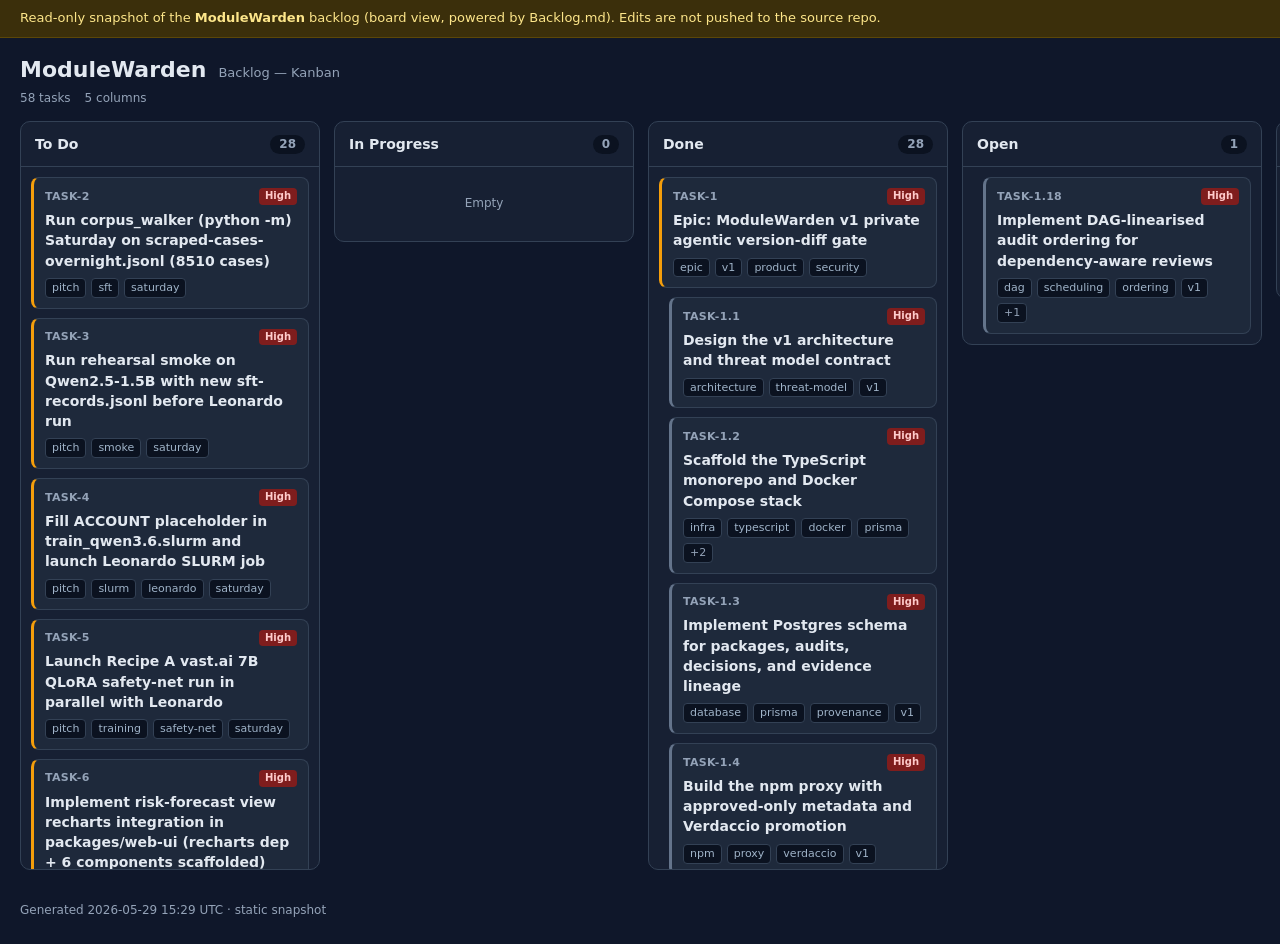
<file: board/index.html>
<!DOCTYPE html>
<html lang="en"><head>
<meta charset="utf-8"/>
<meta name="viewport" content="width=device-width, initial-scale=1"/>
<meta name="robots" content="noindex, nofollow"/>
<title>ModuleWarden — Backlog Board</title>
<style>
  :root{--bg:#0f172a;--panel:#1e293b;--panel2:#172033;--line:#334155;--txt:#e2e8f0;--muted:#94a3b8;--accent:#f59e0b}
  *{box-sizing:border-box}
  body{margin:0;background:var(--bg);color:var(--txt);font:14px/1.45 ui-sans-serif,system-ui,-apple-system,Segoe UI,Roboto,sans-serif}
  .banner{background:#3b2f0b;color:#fde68a;border-bottom:1px solid #5b4708;padding:9px 20px;font-size:13px}
  .top{display:flex;align-items:baseline;gap:12px;padding:16px 20px 4px}
  .top h1{font-size:22px;margin:0;font-weight:800}
  .top .sub{color:var(--muted);font-size:13px}
  .bar{display:flex;gap:14px;color:var(--muted);font-size:12px;padding:0 20px 14px}
  .board{display:flex;gap:14px;padding:0 20px 28px;align-items:flex-start;overflow-x:auto}
  .col{background:var(--panel2);border:1px solid var(--line);border-radius:10px;min-width:300px;max-width:340px;flex:1}
  .col-h{display:flex;justify-content:space-between;align-items:center;padding:12px 14px;font-weight:700;border-bottom:1px solid var(--line)}
  .col-h .count{background:#0b1220;color:var(--muted);border-radius:999px;padding:1px 9px;font-size:12px;font-weight:600}
  .col-body{padding:10px;display:flex;flex-direction:column;gap:9px;max-height:78vh;overflow-y:auto}
  .card{background:var(--panel);border:1px solid var(--line);border-left:3px solid var(--accent);border-radius:8px;padding:10px 11px}
  .card.sub{border-left-color:#64748b;margin-left:10px}
  .card-top{display:flex;justify-content:space-between;align-items:center;margin-bottom:5px}
  .tid{color:var(--muted);font-size:11px;font-weight:700;letter-spacing:.3px}
  .pri{font-size:10px;text-transform:capitalize;border-radius:4px;padding:1px 6px;font-weight:700}
  .p-high{background:#7f1d1d;color:#fecaca}.p-med{background:#78350f;color:#fde68a}.p-low{background:#1e3a5f;color:#bfdbfe}
  .ctitle{font-weight:600;margin-bottom:7px}
  .meta{display:flex;flex-wrap:wrap;gap:5px;align-items:center}
  .tag{background:#0b1220;color:#9fb3c8;border:1px solid var(--line);border-radius:4px;padding:1px 6px;font-size:11px}
  .tag.more{color:var(--muted)}
  .who{margin-left:auto;color:#7dd3fc;font-size:11px}
  .empty{color:var(--muted);text-align:center;padding:18px 0;font-size:12px}
  footer{color:var(--muted);font-size:12px;padding:4px 20px 24px}
</style></head>
<body>
  <div class="banner">Read-only snapshot of the <b>ModuleWarden</b> backlog (board view, powered by Backlog.md). Edits are not pushed to the source repo.</div>
  <div class="top"><h1>ModuleWarden</h1><span class="sub">Backlog &mdash; Kanban</span></div>
  <div class="bar"><span>58 tasks</span><span>5 columns</span></div>
  <div class="board">
    <section class="col">
      <header class="col-h"><span>To Do</span><span class="count">28</span></header>
      <div class="col-body">
  <div class="card">
    <div class="card-top"><span class="tid">TASK-2</span><span class="pri p-high">high</span></div>
    <div class="ctitle">Run corpus_walker (python -m) Saturday on scraped-cases-overnight.jsonl (8510 cases)</div>
    <div class="meta">
      <span class="tag">pitch</span><span class="tag">sft</span><span class="tag">saturday</span>
      
      
    </div>
  </div>
  <div class="card">
    <div class="card-top"><span class="tid">TASK-3</span><span class="pri p-high">high</span></div>
    <div class="ctitle">Run rehearsal smoke on Qwen2.5-1.5B with new sft-records.jsonl before Leonardo run</div>
    <div class="meta">
      <span class="tag">pitch</span><span class="tag">smoke</span><span class="tag">saturday</span>
      
      
    </div>
  </div>
  <div class="card">
    <div class="card-top"><span class="tid">TASK-4</span><span class="pri p-high">high</span></div>
    <div class="ctitle">Fill ACCOUNT placeholder in train_qwen3.6.slurm and launch Leonardo SLURM job</div>
    <div class="meta">
      <span class="tag">pitch</span><span class="tag">slurm</span><span class="tag">leonardo</span><span class="tag">saturday</span>
      
      
    </div>
  </div>
  <div class="card">
    <div class="card-top"><span class="tid">TASK-5</span><span class="pri p-high">high</span></div>
    <div class="ctitle">Launch Recipe A vast.ai 7B QLoRA safety-net run in parallel with Leonardo</div>
    <div class="meta">
      <span class="tag">pitch</span><span class="tag">training</span><span class="tag">safety-net</span><span class="tag">saturday</span>
      
      
    </div>
  </div>
  <div class="card">
    <div class="card-top"><span class="tid">TASK-6</span><span class="pri p-high">high</span></div>
    <div class="ctitle">Implement risk-forecast view recharts integration in packages/web-ui (recharts dep + 6 components scaffolded)</div>
    <div class="meta">
      <span class="tag">pitch</span><span class="tag">web-ui</span><span class="tag">recharts</span><span class="tag">saturday</span>
      
      
    </div>
  </div>
  <div class="card">
    <div class="card-top"><span class="tid">TASK-7</span><span class="pri p-high">high</span></div>
    <div class="ctitle">Record 60-second backup demo video per finetune/python/pitch/video-script.md</div>
    <div class="meta">
      <span class="tag">pitch</span><span class="tag">demo</span><span class="tag">video</span><span class="tag">saturday</span>
      
      
    </div>
  </div>
  <div class="card">
    <div class="card-top"><span class="tid">TASK-8</span><span class="pri p-high">high</span></div>
    <div class="ctitle">Execute finetune/python/pitch/preflight-checklist.md Saturday night and Sunday morning</div>
    <div class="meta">
      <span class="tag">pitch</span><span class="tag">preflight</span><span class="tag">sunday</span>
      
      
    </div>
  </div>
  <div class="card">
    <div class="card-top"><span class="tid">TASK-9</span><span class="pri p-high">high</span></div>
    <div class="ctitle">Apply Sybilion forecast-track case-reveal reframe after Friday 20:30 brief drop</div>
    <div class="meta">
      <span class="tag">pitch</span><span class="tag">sybilion</span><span class="tag">case-reveal</span><span class="tag">friday</span>
      
      
    </div>
  </div>
  <div class="card">
    <div class="card-top"><span class="tid">TASK-10</span><span class="pri p-high">high</span></div>
    <div class="ctitle">Set GITHUB_TOKEN in .env to raise scraper rate limit to 5000/hr</div>
    <div class="meta">
      <span class="tag">finetune</span><span class="tag">scraper</span><span class="tag">pat</span>
      
      
    </div>
  </div>
  <div class="card">
    <div class="card-top"><span class="tid">TASK-11</span><span class="pri p-high">high</span></div>
    <div class="ctitle">Run expanded scrape overnight Friday with max-pages 30</div>
    <div class="meta">
      <span class="tag">finetune</span><span class="tag">scraper</span><span class="tag">friday-overnight</span>
      
      
    </div>
  </div>
  <div class="card">
    <div class="card-top"><span class="tid">TASK-12</span><span class="pri p-high">high</span></div>
    <div class="ctitle">Pull scraped-cases.npm-enriched.jsonl from Nextcloud before Saturday walker</div>
    <div class="meta">
      <span class="tag">finetune</span><span class="tag">nextcloud</span><span class="tag">saturday-morning</span>
      
      
    </div>
  </div>
  <div class="card">
    <div class="card-top"><span class="tid">TASK-13</span><span class="pri p-high">high</span></div>
    <div class="ctitle">Seed 20 benign npm packages via finetune/python/data/benign-packages/seed.sh (unblocks synthetic track)</div>
    <div class="meta">
      <span class="tag">finetune</span><span class="tag">synthetic</span><span class="tag">benign-baseline</span><span class="tag">saturday-morning</span>
      
      
    </div>
  </div>
  <div class="card">
    <div class="card-top"><span class="tid">TASK-14</span><span class="pri p-med">medium</span></div>
    <div class="ctitle">Push benign-packages-seed.tar.gz + sft-records.jsonl to Nextcloud</div>
    <div class="meta">
      <span class="tag">finetune</span><span class="tag">nextcloud</span><span class="tag">saturday</span>
      
      
    </div>
  </div>
  <div class="card">
    <div class="card-top"><span class="tid">TASK-15</span><span class="pri p-med">medium</span></div>
    <div class="ctitle">Build sample-bad-deps Docker image and run gate verification test</div>
    <div class="meta">
      <span class="tag">finetune</span><span class="tag">sample-project</span><span class="tag">gate-verification</span>
      
      
    </div>
  </div>
  <div class="card">
    <div class="card-top"><span class="tid">TASK-16</span><span class="pri p-high">high</span></div>
    <div class="ctitle">Run select-golden-cases.mjs with target 150 max-per-cwe 8 before walker</div>
    <div class="meta">
      <span class="tag">finetune</span><span class="tag">golden-selection</span><span class="tag">saturday-morning</span>
      
      
    </div>
  </div>
  <div class="card">
    <div class="card-top"><span class="tid">TASK-17</span><span class="pri p-med">medium</span></div>
    <div class="ctitle">Pre-download tarballs for golden cases to prevent walker registry stalls</div>
    <div class="meta">
      <span class="tag">finetune</span><span class="tag">walker</span><span class="tag">tarball-cache</span><span class="tag">saturday-morning</span>
      
      
    </div>
  </div>
  <div class="card">
    <div class="card-top"><span class="tid">TASK-18</span><span class="pri p-med">medium</span></div>
    <div class="ctitle">Build finetune/scripts/build-dossiers.mjs per Andreas high-level-plan Step 2</div>
    <div class="meta">
      <span class="tag">finetune</span><span class="tag">andreas-plan</span><span class="tag">mjs-pipeline</span>
      
      
    </div>
  </div>
  <div class="card">
    <div class="card-top"><span class="tid">TASK-19</span><span class="pri p-med">medium</span></div>
    <div class="ctitle">Build finetune/scripts/validate-audit-report.mjs per Andreas high-level-plan Step 4</div>
    <div class="meta">
      <span class="tag">finetune</span><span class="tag">andreas-plan</span><span class="tag">mjs-pipeline</span>
      
      
    </div>
  </div>
  <div class="card">
    <div class="card-top"><span class="tid">TASK-20</span><span class="pri p-med">medium</span></div>
    <div class="ctitle">Build finetune/scripts/build-sft-records.mjs per Andreas high-level-plan Step 5</div>
    <div class="meta">
      <span class="tag">finetune</span><span class="tag">andreas-plan</span><span class="tag">mjs-pipeline</span>
      
      
    </div>
  </div>
  <div class="card">
    <div class="card-top"><span class="tid">TASK-21</span><span class="pri p-med">medium</span></div>
    <div class="ctitle">Integrate Semgrep + OSV-Scanner + TruffleHog + Syft/Grype into dossier evidence pipeline</div>
    <div class="meta">
      <span class="tag">finetune</span><span class="tag">evidence</span><span class="tag">external-tools</span>
      
      
    </div>
  </div>
  <div class="card">
    <div class="card-top"><span class="tid">TASK-30</span><span class="pri p-high">high</span></div>
    <div class="ctitle">Epic: Security and code quality audit remediation</div>
    <div class="meta">
      <span class="tag">epic</span><span class="tag">security</span><span class="tag">quality</span><span class="tag">hardening</span>
      
      
    </div>
  </div>
  <div class="card">
    <div class="card-top"><span class="tid">TASK-30</span><span class="pri p-med">medium</span></div>
    <div class="ctitle">v3 roadmap: generalize audit-runner into a plugin registry (decepticon-core PluginBundle reference)</div>
    <div class="meta">
      <span class="tag">roadmap</span><span class="tag">architecture</span><span class="tag">q4</span><span class="tag">post-hackathon</span>
      
      
    </div>
  </div>
  <div class="card sub">
    <div class="card-top"><span class="tid">TASK-30.1</span></div>
    <div class="ctitle">Remove model API key from Docker container environment variables</div>
    <div class="meta">
      <span class="tag">security</span><span class="tag">critical</span>
      
      
    </div>
  </div>
  <div class="card sub">
    <div class="card-top"><span class="tid">TASK-30.2</span></div>
    <div class="ctitle">Implement actual predecessor-diff computation</div>
    <div class="meta">
      <span class="tag">logic</span><span class="tag">critical</span>
      
      
    </div>
  </div>
  <div class="card sub">
    <div class="card-top"><span class="tid">TASK-30.3</span></div>
    <div class="ctitle">Fix escalation heuristic and implement second-pass model review</div>
    <div class="meta">
      <span class="tag">logic</span><span class="tag">medium</span>
      
      
    </div>
  </div>
  <div class="card sub">
    <div class="card-top"><span class="tid">TASK-30.4</span></div>
    <div class="ctitle">Add rate limiting to all API endpoints</div>
    <div class="meta">
      <span class="tag">security</span><span class="tag">medium</span>
      
      
    </div>
  </div>
  <div class="card">
    <div class="card-top"><span class="tid">TASK-31</span><span class="pri p-med">medium</span></div>
    <div class="ctitle">Add cold-start LLM verifier as a MEASURED arm-5 in the eval matrix (gated on beating arm-2)</div>
    <div class="meta">
      <span class="tag">finetune</span><span class="tag">eval</span><span class="tag">roadmap</span><span class="tag">decision-4</span>
      
      
    </div>
  </div>
  <div class="card">
    <div class="card-top"><span class="tid">TASK-32</span><span class="pri p-med">medium</span></div>
    <div class="ctitle">Build figshare NPM-malware dataset adapter (arXiv:2603.27549, 13708 labeled pkgs)</div>
    <div class="meta">
      <span class="tag">finetune</span><span class="tag">data</span><span class="tag">adapter</span><span class="tag">decision-5</span>
      
      
    </div>
  </div></div>
    </section>
    <section class="col">
      <header class="col-h"><span>In Progress</span><span class="count">0</span></header>
      <div class="col-body"><div class="empty">Empty</div></div>
    </section>
    <section class="col">
      <header class="col-h"><span>Done</span><span class="count">28</span></header>
      <div class="col-body">
  <div class="card">
    <div class="card-top"><span class="tid">TASK-1</span><span class="pri p-high">high</span></div>
    <div class="ctitle">Epic: ModuleWarden v1 private agentic version-diff gate</div>
    <div class="meta">
      <span class="tag">epic</span><span class="tag">v1</span><span class="tag">product</span><span class="tag">security</span>
      
      
    </div>
  </div>
  <div class="card sub">
    <div class="card-top"><span class="tid">TASK-1.1</span><span class="pri p-high">high</span></div>
    <div class="ctitle">Design the v1 architecture and threat model contract</div>
    <div class="meta">
      <span class="tag">architecture</span><span class="tag">threat-model</span><span class="tag">v1</span>
      
      
    </div>
  </div>
  <div class="card sub">
    <div class="card-top"><span class="tid">TASK-1.2</span><span class="pri p-high">high</span></div>
    <div class="ctitle">Scaffold the TypeScript monorepo and Docker Compose stack</div>
    <div class="meta">
      <span class="tag">infra</span><span class="tag">typescript</span><span class="tag">docker</span><span class="tag">prisma</span>
      <span class="tag more">+2</span>
      
    </div>
  </div>
  <div class="card sub">
    <div class="card-top"><span class="tid">TASK-1.3</span><span class="pri p-high">high</span></div>
    <div class="ctitle">Implement Postgres schema for packages, audits, decisions, and evidence lineage</div>
    <div class="meta">
      <span class="tag">database</span><span class="tag">prisma</span><span class="tag">provenance</span><span class="tag">v1</span>
      
      
    </div>
  </div>
  <div class="card sub">
    <div class="card-top"><span class="tid">TASK-1.4</span><span class="pri p-high">high</span></div>
    <div class="ctitle">Build the npm proxy with approved-only metadata and Verdaccio promotion</div>
    <div class="meta">
      <span class="tag">npm</span><span class="tag">proxy</span><span class="tag">verdaccio</span><span class="tag">v1</span>
      
      
    </div>
  </div>
  <div class="card sub">
    <div class="card-top"><span class="tid">TASK-1.5</span><span class="pri p-high">high</span></div>
    <div class="ctitle">Implement lockfile import, used-graph subscriptions, and proactive upstream auditing</div>
    <div class="meta">
      <span class="tag">lockfile</span><span class="tag">subscriptions</span><span class="tag">v1</span>
      
      
    </div>
  </div>
  <div class="card sub">
    <div class="card-top"><span class="tid">TASK-1.6</span><span class="pri p-high">high</span></div>
    <div class="ctitle">Create isolated per-job Docker audit runner with recorded-open egress</div>
    <div class="meta">
      <span class="tag">sandbox</span><span class="tag">docker</span><span class="tag">security</span><span class="tag">v1</span>
      
      
    </div>
  </div>
  <div class="card sub">
    <div class="card-top"><span class="tid">TASK-1.7</span><span class="pri p-high">high</span></div>
    <div class="ctitle">Integrate PI RPC agentic audit harness and ModuleWarden tool API</div>
    <div class="meta">
      <span class="tag">pi</span><span class="tag">agent</span><span class="tag">tools</span><span class="tag">v1</span>
      
      
    </div>
  </div>
  <div class="card sub">
    <div class="card-top"><span class="tid">TASK-1.8</span><span class="pri p-high">high</span></div>
    <div class="ctitle">Build private core prompt packs, custom prompts, escalation, and re-audit scheduling</div>
    <div class="meta">
      <span class="tag">prompts</span><span class="tag">models</span><span class="tag">reaudit</span><span class="tag">v1</span>
      
      
    </div>
  </div>
  <div class="card sub">
    <div class="card-top"><span class="tid">TASK-1.9</span><span class="pri p-high">high</span></div>
    <div class="ctitle">Implement capability-delta extraction and evidence preparation for version diffs</div>
    <div class="meta">
      <span class="tag">analysis</span><span class="tag">diff</span><span class="tag">evidence</span><span class="tag">v1</span>
      
      
    </div>
  </div>
  <div class="card sub">
    <div class="card-top"><span class="tid">TASK-1.10</span><span class="pri p-high">high</span></div>
    <div class="ctitle">Implement verdict policy, security-admin overrides, and developer-safe failure messages</div>
    <div class="meta">
      <span class="tag">policy</span><span class="tag">auth</span><span class="tag">dx</span><span class="tag">v1</span>
      
      
    </div>
  </div>
  <div class="card sub">
    <div class="card-top"><span class="tid">TASK-1.11</span><span class="pri p-med">medium</span></div>
    <div class="ctitle">Build the ModuleWarden developer CLI</div>
    <div class="meta">
      <span class="tag">cli</span><span class="tag">dx</span><span class="tag">v1</span>
      
      
    </div>
  </div>
  <div class="card sub">
    <div class="card-top"><span class="tid">TASK-1.12</span><span class="pri p-high">high</span></div>
    <div class="ctitle">Build the admin visibility dashboard for audit runs, queue, evidence, prompts, and overrides</div>
    <div class="meta">
      <span class="tag">web-ui</span><span class="tag">admin-dashboard</span><span class="tag">audit-visibility</span><span class="tag">security-review</span>
      <span class="tag more">+1</span>
      
    </div>
  </div>
  <div class="card sub">
    <div class="card-top"><span class="tid">TASK-1.13</span><span class="pri p-high">high</span></div>
    <div class="ctitle">Create real-incident replay evaluation harness and quality metrics</div>
    <div class="meta">
      <span class="tag">evaluation</span><span class="tag">security</span><span class="tag">v1</span>
      
      
    </div>
  </div>
  <div class="card sub">
    <div class="card-top"><span class="tid">TASK-1.14</span><span class="pri p-high">high</span></div>
    <div class="ctitle">Add security tests for prompt secrecy, secret isolation, and malicious package behavior</div>
    <div class="meta">
      <span class="tag">security-tests</span><span class="tag">prompts</span><span class="tag">sandbox</span><span class="tag">v1</span>
      
      
    </div>
  </div>
  <div class="card sub">
    <div class="card-top"><span class="tid">TASK-1.15</span><span class="pri p-med">medium</span></div>
    <div class="ctitle">Write operator and developer documentation for v1 semantics and workflows</div>
    <div class="meta">
      <span class="tag">docs</span><span class="tag">dx</span><span class="tag">v1</span>
      
      
    </div>
  </div>
  <div class="card sub">
    <div class="card-top"><span class="tid">TASK-1.16</span><span class="pri p-high">high</span></div>
    <div class="ctitle">Implement pg-boss event and job orchestration</div>
    <div class="meta">
      <span class="tag">jobs</span><span class="tag">events</span><span class="tag">pg-boss</span><span class="tag">postgres</span>
      <span class="tag more">+1</span>
      
    </div>
  </div>
  <div class="card sub">
    <div class="card-top"><span class="tid">TASK-1.17</span></div>
    <div class="ctitle">Review and harden v1 core implementation</div>
    <div class="meta">
      <span class="tag">review</span>
      
      
    </div>
  </div>
  <div class="card">
    <div class="card-top"><span class="tid">TASK-22</span><span class="pri p-high">high</span></div>
    <div class="ctitle">Decide Python vs MJS pipeline: corpus_walker.py exists; build-dossiers.mjs proposed - pick one canonical path</div>
    <div class="meta">
      <span class="tag">finetune</span><span class="tag">architecture-decision</span>
      
      
    </div>
  </div>
  <div class="card">
    <div class="card-top"><span class="tid">TASK-23</span><span class="pri p-high">high</span></div>
    <div class="ctitle">Run pnpm install at repo root to refresh lockfile with recharts before web-ui build</div>
    <div class="meta">
      <span class="tag">web-ui</span><span class="tag">saturday-morning</span>
      
      
    </div>
  </div>
  <div class="card">
    <div class="card-top"><span class="tid">TASK-24</span><span class="pri p-high">high</span></div>
    <div class="ctitle">Verify scraped-cases-overnight.jsonl is 8510 lines before running walker (failsafe)</div>
    <div class="meta">
      <span class="tag">finetune</span><span class="tag">saturday-morning</span><span class="tag">failsafe</span>
      
      
    </div>
  </div>
  <div class="card">
    <div class="card-top"><span class="tid">TASK-25</span><span class="pri p-med">medium</span></div>
    <div class="ctitle">Add outlines or MiniOneRec constrained decoding for guaranteed JSON validity (TBD which path)</div>
    <div class="meta">
      <span class="tag">finetune</span><span class="tag">decoding</span><span class="tag">saturday-afternoon</span>
      
      
    </div>
  </div>
  <div class="card">
    <div class="card-top"><span class="tid">TASK-26</span><span class="pri p-med">medium</span></div>
    <div class="ctitle">Evaluate ExploitBench as cross-domain eval target for trained model (TBD if useful)</div>
    <div class="meta">
      <span class="tag">finetune</span><span class="tag">eval</span><span class="tag">sunday-morning</span>
      
      
    </div>
  </div>
  <div class="card">
    <div class="card-top"><span class="tid">TASK-27</span><span class="pri p-med">medium</span></div>
    <div class="ctitle">Consider Unsloth swap for Option A vast.ai 7B QLoRA (TBD pending validation)</div>
    <div class="meta">
      <span class="tag">finetune</span><span class="tag">training</span><span class="tag">saturday-morning</span>
      
      
    </div>
  </div>
  <div class="card">
    <div class="card-top"><span class="tid">TASK-29</span><span class="pri p-high">high</span></div>
    <div class="ctitle">Remove all fallback paths — replace with fail-early validation</div>
    <div class="meta">
      <span class="tag">quality</span><span class="tag">reliability</span><span class="tag">startup-validation</span><span class="tag">hardening</span>
      
      
    </div>
  </div>
  <div class="card">
    <div class="card-top"><span class="tid">TASK-33</span></div>
    <div class="ctitle">Ship injection-hardening + activation-steering for the audit LLM</div>
    <div class="meta">
      <span class="tag">finetune</span><span class="tag">security</span><span class="tag">saturday-afternoon</span>
      
      
    </div>
  </div>
  <div class="card">
    <div class="card-top"><span class="tid">TASK-34</span></div>
    <div class="ctitle">Ship adaptive steering layer: registry + CAST + calibration</div>
    <div class="meta">
      
      
      
    </div>
  </div>
  <div class="card">
    <div class="card-top"><span class="tid">TASK-35</span></div>
    <div class="ctitle">Ship served-path prompt defense (spotlight + instruction hierarchy)</div>
    <div class="meta">
      
      
      
    </div>
  </div></div>
    </section>
    <section class="col">
      <header class="col-h"><span>Open</span><span class="count">1</span></header>
      <div class="col-body">
  <div class="card sub">
    <div class="card-top"><span class="tid">TASK-1.18</span><span class="pri p-high">high</span></div>
    <div class="ctitle">Implement DAG-linearised audit ordering for dependency-aware reviews</div>
    <div class="meta">
      <span class="tag">dag</span><span class="tag">scheduling</span><span class="tag">ordering</span><span class="tag">v1</span>
      <span class="tag more">+1</span>
      
    </div>
  </div></div>
    </section>
    <section class="col">
      <header class="col-h"><span>Superseded</span><span class="count">1</span></header>
      <div class="col-body">
  <div class="card">
    <div class="card-top"><span class="tid">TASK-28</span><span class="pri p-high">high</span></div>
    <div class="ctitle">Remove file-only audit fallback from agentic audits</div>
    <div class="meta">
      <span class="tag">audit-runner</span><span class="tag">e2e</span><span class="tag">requirement</span>
      
      
    </div>
  </div></div>
    </section></div>
  <footer>Generated 2026-05-29 15:29 UTC &middot; static snapshot</footer>
</body></html>
</file>
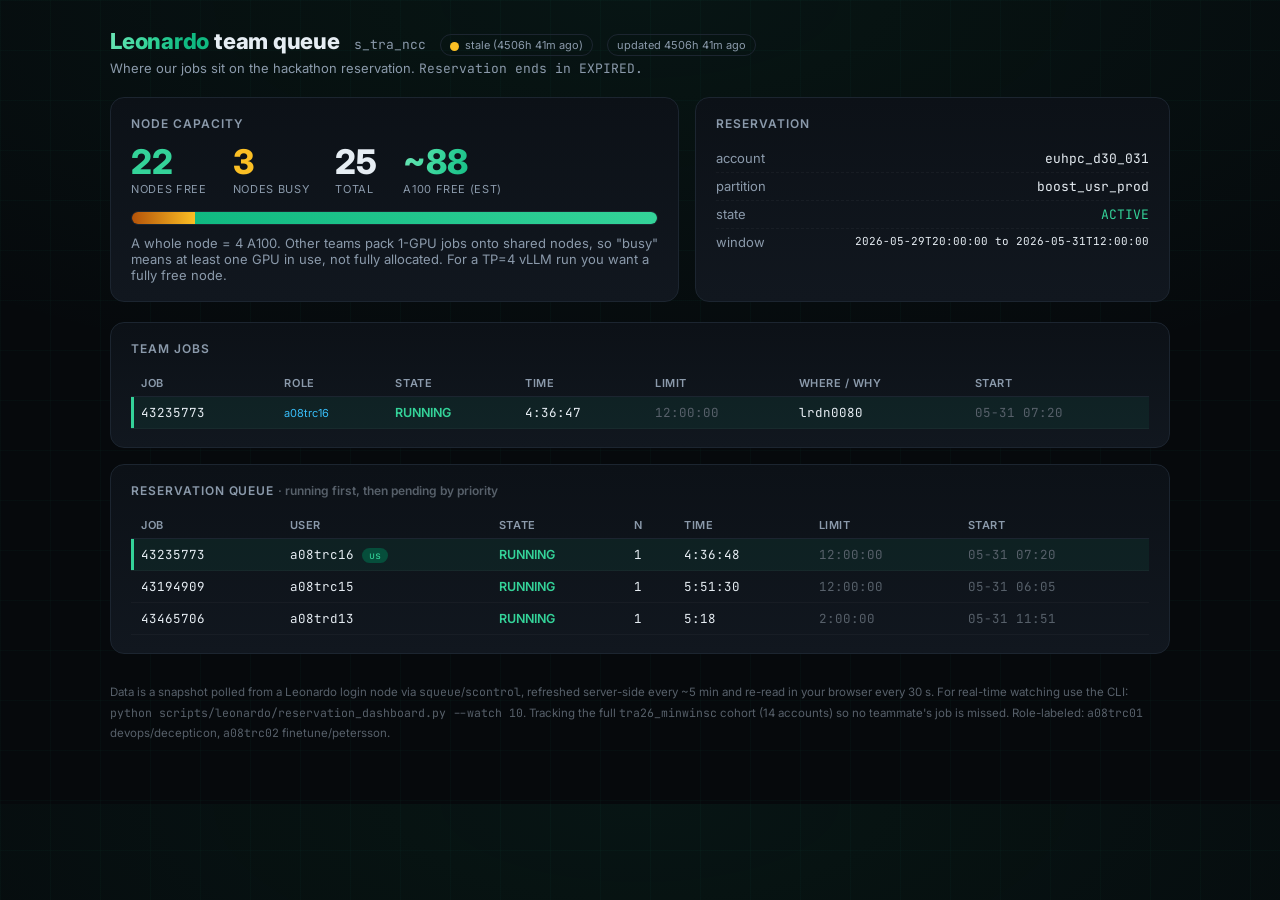
<file: leonardo/index.html>
<!doctype html>
<html lang="en">
<head>
  <meta charset="utf-8" />
  <meta name="viewport" content="width=device-width, initial-scale=1" />
  <title>ModuleWarden · Leonardo queue</title>
  <meta name="description" content="Live view of the team's Leonardo (CINECA) Slurm reservation: node capacity and where our jobs sit in the queue." />
  <meta name="robots" content="noindex" />
  <link rel="icon" href="data:image/svg+xml,%3Csvg xmlns='http://www.w3.org/2000/svg' viewBox='0 0 100 100'%3E%3Crect width='100' height='100' rx='20' fill='%23064e3b'/%3E%3Ctext x='50' y='70' font-size='60' text-anchor='middle' fill='%2334d399' font-family='monospace' font-weight='bold'%3EM%3C/text%3E%3C/svg%3E" />
  <link rel="preconnect" href="https://fonts.googleapis.com">
  <link rel="preconnect" href="https://fonts.gstatic.com" crossorigin>
  <link href="https://fonts.googleapis.com/css2?family=Inter:wght@400;500;600;700;800&family=JetBrains+Mono:wght@400;500;700&display=swap" rel="stylesheet">
  <style>
    :root {
      --bg: #06090c; --panel: #0c1117; --panel2: #11171f; --line: #1c2530;
      --ink: #e6edf3; --dim: #8b9aab; --faint: #57606a;
      --em: #34d399; --em2: #10b981; --emdim: #064e3b;
      --warn: #fbbf24; --bad: #f87171; --info: #38bdf8;
    }
    * { box-sizing: border-box; }
    body {
      margin: 0; background: var(--bg); color: var(--ink);
      font-family: 'Inter', system-ui, sans-serif; -webkit-font-smoothing: antialiased;
      background-image:
        radial-gradient(ellipse 80% 50% at 50% 0%, rgba(16,185,129,.07), transparent),
        linear-gradient(rgba(16,185,129,.03) 1px, transparent 1px),
        linear-gradient(90deg, rgba(16,185,129,.03) 1px, transparent 1px);
      background-size: auto, 50px 50px, 50px 50px;
    }
    .mono { font-family: 'JetBrains Mono', ui-monospace, monospace; }
    .wrap { max-width: 1100px; margin: 0 auto; padding: 28px 20px 60px; }
    header.top { display: flex; align-items: baseline; gap: 14px; flex-wrap: wrap; margin-bottom: 4px; }
    h1 { font-size: 22px; font-weight: 800; margin: 0; letter-spacing: -.01em; }
    .grad { background: linear-gradient(110deg,#6ee7b7,#34d399 40%,#10b981 75%); -webkit-background-clip: text; background-clip: text; color: transparent; }
    .sub { color: var(--dim); font-size: 13px; }
    .dot { width: 9px; height: 9px; border-radius: 50%; display: inline-block; margin-right: 6px; vertical-align: middle; }
    .dot.live { background: var(--em); box-shadow: 0 0 10px 1px rgba(52,211,153,.7); animation: pulse 1.8s ease-in-out infinite; }
    .dot.stale { background: var(--warn); }
    .dot.dead { background: var(--bad); }
    @keyframes pulse { 50% { opacity: .35; } }
    .badge { font-size: 11px; padding: 3px 9px; border-radius: 999px; border: 1px solid var(--line); color: var(--dim); }
    .grid { display: grid; grid-template-columns: 1fr; gap: 16px; margin-top: 20px; }
    @media (min-width: 760px) { .grid.cap { grid-template-columns: 1.2fr 1fr; } }
    .card { background: linear-gradient(180deg,var(--panel),var(--panel2)); border: 1px solid var(--line); border-radius: 14px; padding: 18px 20px; }
    .card h2 { font-size: 12px; text-transform: uppercase; letter-spacing: .08em; color: var(--dim); margin: 0 0 14px; font-weight: 600; }
    .kv { display: flex; justify-content: space-between; gap: 10px; padding: 5px 0; font-size: 13px; border-bottom: 1px dashed rgba(255,255,255,.04); }
    .kv:last-child { border-bottom: none; }
    .kv .k { color: var(--dim); }
    .kv .v { color: var(--ink); }
    .big { font-size: 13px; }
    .nums { display: flex; gap: 26px; flex-wrap: wrap; align-items: flex-end; }
    .num { line-height: 1; }
    .num b { font-size: 34px; font-weight: 800; display: block; }
    .num span { font-size: 11px; color: var(--dim); text-transform: uppercase; letter-spacing: .06em; }
    .num.free b { color: var(--em); }
    .num.busy b { color: var(--warn); }
    .bar { margin-top: 16px; height: 14px; border-radius: 7px; overflow: hidden; background: #0a0f14; border: 1px solid var(--line); display: flex; }
    .bar .used { background: linear-gradient(90deg,#b45309,#fbbf24); }
    .bar .freeseg { background: linear-gradient(90deg,#10b981,#34d399); }
    table { width: 100%; border-collapse: collapse; font-size: 12.5px; }
    th { text-align: left; color: var(--dim); font-weight: 600; font-size: 11px; text-transform: uppercase; letter-spacing: .05em; padding: 6px 10px; border-bottom: 1px solid var(--line); }
    td { padding: 7px 10px; border-bottom: 1px solid rgba(255,255,255,.03); white-space: nowrap; }
    tr.mine td { background: rgba(16,185,129,.08); }
    tr.mine td:first-child { box-shadow: inset 3px 0 0 var(--em); }
    .st { font-weight: 600; }
    .st.RUNNING { color: var(--em); }
    .st.PENDING { color: var(--warn); }
    .st.COMPLETING, .st.CONFIGURING { color: var(--info); }
    .st.FAILED, .st.CANCELLED { color: var(--bad); }
    .role { color: var(--info); font-size: 11px; }
    .tag { font-size: 10px; padding: 1px 7px; border-radius: 999px; background: var(--emdim); color: var(--em); margin-left: 8px; }
    .muted { color: var(--faint); }
    .empty { color: var(--faint); font-size: 13px; padding: 8px 0; }
    footer { margin-top: 28px; color: var(--faint); font-size: 11.5px; line-height: 1.7; }
    footer a { color: var(--dim); }
    .err { background: rgba(248,113,113,.1); border: 1px solid rgba(248,113,113,.3); color: #fecaca; padding: 10px 14px; border-radius: 10px; font-size: 13px; margin-top: 16px; }
    .hidden { display: none; }
  </style>
</head>
<body>
  <div class="wrap">
    <header class="top">
      <h1><span class="grad">Leonardo</span> team queue</h1>
      <span class="sub mono" id="resname">s_tra_ncc</span>
      <span class="badge"><span class="dot" id="statusdot"></span><span id="statustext">connecting</span></span>
      <span class="badge" id="updated">--</span>
    </header>
    <div class="sub">Where our jobs sit on the hackathon reservation. <span id="remaining" class="mono"></span></div>

    <div id="error" class="err hidden"></div>

    <div class="grid cap">
      <div class="card">
        <h2>Node capacity</h2>
        <div class="nums">
          <div class="num free"><b id="n_free">--</b><span>nodes free</span></div>
          <div class="num busy"><b id="n_busy">--</b><span>nodes busy</span></div>
          <div class="num"><b id="n_total">--</b><span>total</span></div>
          <div class="num"><b id="n_gpu" class="grad">--</b><span>A100 free (est)</span></div>
        </div>
        <div class="bar"><div class="used" id="bar_used"></div><div class="freeseg" id="bar_free"></div></div>
        <div class="sub" style="margin-top:10px">A whole node = 4 A100. Other teams pack 1-GPU jobs onto shared nodes, so "busy" means at least one GPU in use, not fully allocated. For a TP=4 vLLM run you want a fully free node.</div>
      </div>
      <div class="card">
        <h2>Reservation</h2>
        <div class="kv"><span class="k">account</span><span class="v mono" id="r_account">--</span></div>
        <div class="kv"><span class="k">partition</span><span class="v mono" id="r_part">--</span></div>
        <div class="kv"><span class="k">state</span><span class="v mono" id="r_state">--</span></div>
        <div class="kv"><span class="k">window</span><span class="v mono" id="r_window" style="font-size:11px">--</span></div>
      </div>
    </div>

    <div class="grid">
      <div class="card">
        <h2>Team jobs</h2>
        <table id="teamtbl">
          <thead><tr><th>Job</th><th>Role</th><th>State</th><th>Time</th><th>Limit</th><th>Where / why</th><th>Start</th></tr></thead>
          <tbody id="teambody"></tbody>
        </table>
        <div class="empty hidden" id="teamempty">No team jobs running or queued.</div>
      </div>

      <div class="card">
        <h2>Reservation queue <span class="muted" style="text-transform:none;letter-spacing:0">· running first, then pending by priority</span></h2>
        <table id="qtbl">
          <thead><tr><th>Job</th><th>User</th><th>State</th><th>N</th><th>Time</th><th>Limit</th><th>Start</th></tr></thead>
          <tbody id="qbody"></tbody>
        </table>
        <div class="empty hidden" id="qempty">Reservation idle, no jobs.</div>
      </div>
    </div>

    <footer>
      Data is a snapshot polled from a Leonardo login node via <span class="mono">squeue</span>/<span class="mono">scontrol</span>, refreshed server-side every ~5 min and re-read in your browser every 30 s.
      For real-time watching use the CLI: <span class="mono">python scripts/leonardo/reservation_dashboard.py --watch 10</span>.
      Tracking the full <span class="mono">tra26_minwinsc</span> cohort (14 accounts) so no teammate's job is missed. Role-labeled: <span class="mono">a08trc01</span> devops/decepticon, <span class="mono">a08trc02</span> finetune/petersson.
    </footer>
  </div>

  <script>
    const SRC = 'queue.json';
    const REFRESH_MS = 30000;

    function rel(epoch) {
      const s = Math.max(0, Math.floor(Date.now()/1000 - epoch));
      if (s < 60) return s + 's ago';
      if (s < 3600) return Math.floor(s/60) + 'm ago';
      return Math.floor(s/3600) + 'h ' + Math.floor((s%3600)/60) + 'm ago';
    }
    function dur(secs) {
      if (secs <= 0) return 'EXPIRED';
      const d = Math.floor(secs/86400), h = Math.floor((secs%86400)/3600), m = Math.floor((secs%3600)/60);
      return (d ? d+'d ' : '') + h + 'h ' + m + 'm';
    }
    function esc(s) { return String(s ?? '').replace(/[&<>]/g, c => ({'&':'&amp;','<':'&lt;','>':'&gt;'}[c])); }
    function startShort(s) {
      if (!s || s === 'N/A' || s === 'NONE') return '';
      return esc(s.replace('T',' ').slice(5,16));
    }

    function setStatus(kind, text) {
      document.getElementById('statusdot').className = 'dot ' + kind;
      document.getElementById('statustext').textContent = text;
    }

    function render(d) {
      document.getElementById('error').classList.add('hidden');
      document.getElementById('resname').textContent = d.reservation || 's_tra_ncc';
      document.getElementById('updated').textContent = 'updated ' + rel(d.generated_epoch);

      const age = Date.now()/1000 - d.generated_epoch;
      if (age > 1200) setStatus('stale', 'stale (' + rel(d.generated_epoch) + ')');
      else setStatus('live', 'live');

      // reservation
      document.getElementById('r_account').textContent = d.account || '--';
      document.getElementById('r_part').textContent = d.partition || '--';
      const stEl = document.getElementById('r_state');
      stEl.textContent = d.state || '--';
      stEl.style.color = d.state === 'ACTIVE' ? 'var(--em)' : 'var(--warn)';
      document.getElementById('r_window').textContent = (d.start||'?') + '  to  ' + (d.end||'?');
      if (d.end_epoch) document.getElementById('remaining').textContent = 'Reservation ends in ' + dur(d.end_epoch - Date.now()/1000) + '.';

      // capacity
      const n = d.nodes || {};
      document.getElementById('n_free').textContent = n.free ?? '--';
      document.getElementById('n_busy').textContent = n.busy ?? '--';
      document.getElementById('n_total').textContent = n.total ?? '--';
      document.getElementById('n_gpu').textContent = '~' + (n.free_gpus_est ?? '--');
      const total = n.total || 1, used = (n.total||0) - (n.free||0);
      document.getElementById('bar_used').style.width = (100*used/total) + '%';
      document.getElementById('bar_free').style.width = (100*(n.free||0)/total) + '%';

      // team jobs
      const tb = document.getElementById('teambody');
      tb.innerHTML = '';
      const team = d.team || [];
      document.getElementById('teamempty').classList.toggle('hidden', team.length > 0);
      for (const j of team) {
        const where = j.state === 'RUNNING' ? esc(j.where) : '<span class="muted">(' + esc(j.reason) + ')</span>';
        tb.insertAdjacentHTML('beforeend',
          `<tr class="mine"><td class="mono">${esc(j.id)}</td><td class="role">${esc(j.role||j.user)}</td>`+
          `<td class="st ${esc(j.state)}">${esc(j.state)}</td><td class="mono">${esc(j.time)}</td>`+
          `<td class="mono muted">${esc(j.limit)}</td><td class="mono">${where}</td><td class="mono muted">${startShort(j.start)}</td></tr>`);
      }

      // reservation queue
      const qb = document.getElementById('qbody');
      qb.innerHTML = '';
      const q = d.queue || [];
      document.getElementById('qempty').classList.toggle('hidden', q.length > 0);
      for (const j of q) {
        qb.insertAdjacentHTML('beforeend',
          `<tr class="${j.mine ? 'mine' : ''}"><td class="mono">${esc(j.id)}</td><td class="mono">${esc(j.user)}${j.mine?'<span class="tag">us</span>':''}</td>`+
          `<td class="st ${esc(j.state)}">${esc(j.state)}</td><td class="mono">${esc(j.nodes)}</td>`+
          `<td class="mono">${esc(j.time)}</td><td class="mono muted">${esc(j.limit)}</td><td class="mono muted">${startShort(j.start)}</td></tr>`);
      }
    }

    async function tick() {
      try {
        const r = await fetch(SRC + '?t=' + Date.now(), { cache: 'no-store' });
        if (!r.ok) throw new Error('HTTP ' + r.status);
        render(await r.json());
      } catch (e) {
        setStatus('dead', 'fetch failed');
        const el = document.getElementById('error');
        el.textContent = 'Could not load queue.json (' + e.message + '). The publisher may not have run yet.';
        el.classList.remove('hidden');
      }
    }
    tick();
    setInterval(tick, REFRESH_MS);
  </script>
</body>
</html>
</file>
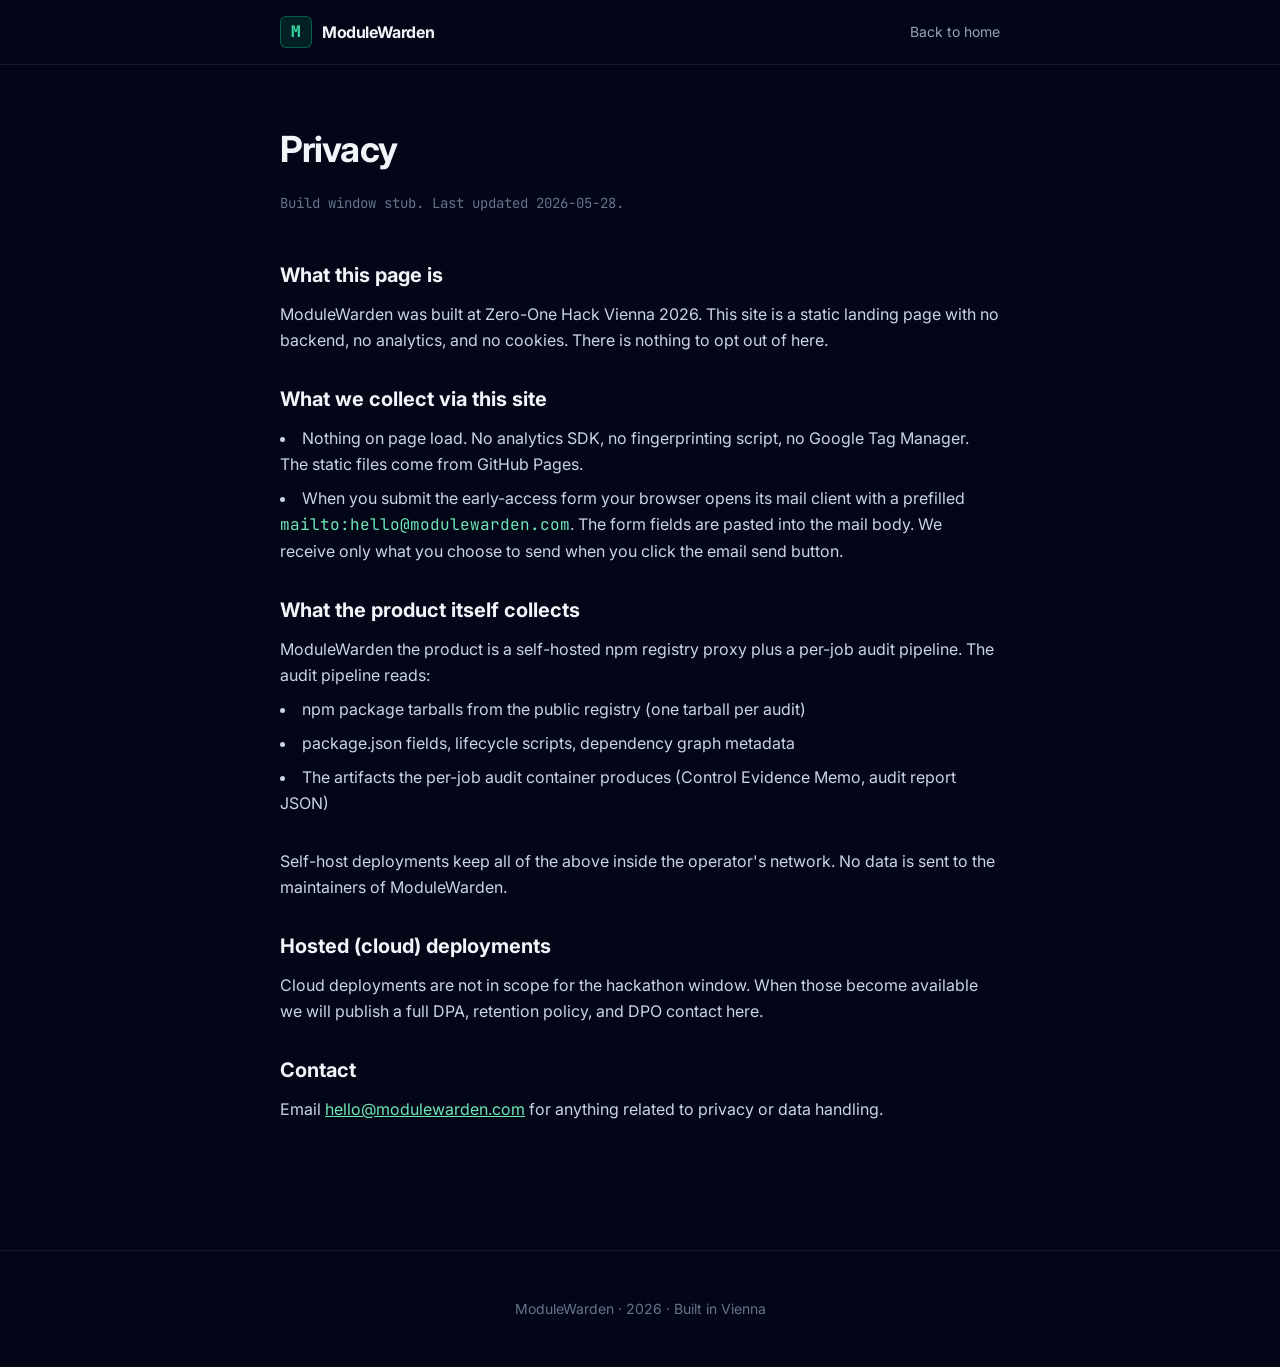
<file: privacy.html>
<!doctype html>
<html lang="en">
<head>
  <meta charset="utf-8" />
  <meta name="viewport" content="width=device-width, initial-scale=1" />
  <title>Privacy · ModuleWarden</title>
  <meta name="description" content="ModuleWarden privacy policy. Hackathon build window." />
  <link rel="canonical" href="https://ademczuk.github.io/modulewarden-website/privacy.html" />
  <link rel="icon" href="data:image/svg+xml,%3Csvg xmlns='http://www.w3.org/2000/svg' viewBox='0 0 100 100'%3E%3Crect width='100' height='100' rx='20' fill='%23064e3b'/%3E%3Ctext x='50' y='70' font-size='60' text-anchor='middle' fill='%2334d399' font-family='monospace' font-weight='bold'%3EM%3C/text%3E%3C/svg%3E" />
  <link rel="stylesheet" href="tw.css" />
  <link rel="preconnect" href="https://fonts.googleapis.com">
  <link rel="preconnect" href="https://fonts.gstatic.com" crossorigin>
  <link href="https://fonts.googleapis.com/css2?family=Inter:wght@400;500;600;700;800;900&family=JetBrains+Mono:wght@400;500;700&display=swap" rel="stylesheet">
  <style>
    body { font-family: 'Inter', system-ui, sans-serif; -webkit-font-smoothing: antialiased; }
    .mono { font-family: 'JetBrains Mono', ui-monospace, monospace; }
  </style>
</head>
<body class="bg-slate-950 text-slate-100">

<nav class="border-b border-slate-800/60 backdrop-blur-md bg-slate-950/70">
  <div class="max-w-3xl mx-auto px-6 py-4 flex items-center justify-between">
    <a href="/modulewarden-website/" class="flex items-center gap-2.5 group">
      <div class="w-8 h-8 rounded-md bg-emerald-500/15 border border-emerald-500/40 flex items-center justify-center">
        <span class="text-emerald-400 font-extrabold mono">M</span>
      </div>
      <span class="font-bold tracking-tight">ModuleWarden</span>
    </a>
    <a href="/modulewarden-website/" class="text-sm text-slate-400 hover:text-slate-100">Back to home</a>
  </div>
</nav>

<main class="max-w-3xl mx-auto px-6 py-16">
  <h1 class="text-4xl font-bold tracking-tight mb-6">Privacy</h1>
  <p class="text-sm text-slate-500 mb-12 mono">Build window stub. Last updated 2026-05-28.</p>

  <h2 class="text-xl font-bold mb-3">What this page is</h2>
  <p class="text-slate-300 leading-relaxed mb-8">
    ModuleWarden was built at Zero-One Hack Vienna 2026. This site is a
    static landing page with no backend, no analytics, and no cookies.
    There is nothing to opt out of here.
  </p>

  <h2 class="text-xl font-bold mb-3">What we collect via this site</h2>
  <ul class="text-slate-300 leading-relaxed mb-8 list-disc list-inside space-y-2">
    <li>Nothing on page load. No analytics SDK, no fingerprinting script, no Google Tag Manager. The static files come from GitHub Pages.</li>
    <li>When you submit the early-access form your browser opens its mail client with a prefilled <code class="mono text-emerald-300">mailto:hello@modulewarden.com</code>. The form fields are pasted into the mail body. We receive only what you choose to send when you click the email send button.</li>
  </ul>

  <h2 class="text-xl font-bold mb-3">What the product itself collects</h2>
  <p class="text-slate-300 leading-relaxed mb-2">
    ModuleWarden the product is a self-hosted npm registry proxy plus a
    per-job audit pipeline. The audit pipeline reads:
  </p>
  <ul class="text-slate-300 leading-relaxed mb-8 list-disc list-inside space-y-2">
    <li>npm package tarballs from the public registry (one tarball per audit)</li>
    <li>package.json fields, lifecycle scripts, dependency graph metadata</li>
    <li>The artifacts the per-job audit container produces (Control Evidence Memo, audit report JSON)</li>
  </ul>
  <p class="text-slate-300 leading-relaxed mb-8">
    Self-host deployments keep all of the above inside the operator's
    network. No data is sent to the maintainers of ModuleWarden.
  </p>

  <h2 class="text-xl font-bold mb-3">Hosted (cloud) deployments</h2>
  <p class="text-slate-300 leading-relaxed mb-8">
    Cloud deployments are not in scope for the hackathon window. When
    those become available we will publish a full DPA, retention policy,
    and DPO contact here.
  </p>

  <h2 class="text-xl font-bold mb-3">Contact</h2>
  <p class="text-slate-300 leading-relaxed">
    Email <a href="mailto:hello@modulewarden.com" class="text-emerald-300 hover:text-emerald-200 underline">hello@modulewarden.com</a> for anything related to privacy or data handling.
  </p>
</main>

<footer class="border-t border-slate-800/60 py-12 mt-16">
  <div class="max-w-3xl mx-auto px-6 text-center text-sm text-slate-500">
    ModuleWarden · 2026 · Built in Vienna
  </div>
</footer>

</body>
</html>
</file>
<file: tw.css>
*,:after,:before{--tw-border-spacing-x:0;--tw-border-spacing-y:0;--tw-translate-x:0;--tw-translate-y:0;--tw-rotate:0;--tw-skew-x:0;--tw-skew-y:0;--tw-scale-x:1;--tw-scale-y:1;--tw-pan-x: ;--tw-pan-y: ;--tw-pinch-zoom: ;--tw-scroll-snap-strictness:proximity;--tw-gradient-from-position: ;--tw-gradient-via-position: ;--tw-gradient-to-position: ;--tw-ordinal: ;--tw-slashed-zero: ;--tw-numeric-figure: ;--tw-numeric-spacing: ;--tw-numeric-fraction: ;--tw-ring-inset: ;--tw-ring-offset-width:0px;--tw-ring-offset-color:#fff;--tw-ring-color:rgba(59,130,246,.5);--tw-ring-offset-shadow:0 0 #0000;--tw-ring-shadow:0 0 #0000;--tw-shadow:0 0 #0000;--tw-shadow-colored:0 0 #0000;--tw-blur: ;--tw-brightness: ;--tw-contrast: ;--tw-grayscale: ;--tw-hue-rotate: ;--tw-invert: ;--tw-saturate: ;--tw-sepia: ;--tw-drop-shadow: ;--tw-backdrop-blur: ;--tw-backdrop-brightness: ;--tw-backdrop-contrast: ;--tw-backdrop-grayscale: ;--tw-backdrop-hue-rotate: ;--tw-backdrop-invert: ;--tw-backdrop-opacity: ;--tw-backdrop-saturate: ;--tw-backdrop-sepia: ;--tw-contain-size: ;--tw-contain-layout: ;--tw-contain-paint: ;--tw-contain-style: }::backdrop{--tw-border-spacing-x:0;--tw-border-spacing-y:0;--tw-translate-x:0;--tw-translate-y:0;--tw-rotate:0;--tw-skew-x:0;--tw-skew-y:0;--tw-scale-x:1;--tw-scale-y:1;--tw-pan-x: ;--tw-pan-y: ;--tw-pinch-zoom: ;--tw-scroll-snap-strictness:proximity;--tw-gradient-from-position: ;--tw-gradient-via-position: ;--tw-gradient-to-position: ;--tw-ordinal: ;--tw-slashed-zero: ;--tw-numeric-figure: ;--tw-numeric-spacing: ;--tw-numeric-fraction: ;--tw-ring-inset: ;--tw-ring-offset-width:0px;--tw-ring-offset-color:#fff;--tw-ring-color:rgba(59,130,246,.5);--tw-ring-offset-shadow:0 0 #0000;--tw-ring-shadow:0 0 #0000;--tw-shadow:0 0 #0000;--tw-shadow-colored:0 0 #0000;--tw-blur: ;--tw-brightness: ;--tw-contrast: ;--tw-grayscale: ;--tw-hue-rotate: ;--tw-invert: ;--tw-saturate: ;--tw-sepia: ;--tw-drop-shadow: ;--tw-backdrop-blur: ;--tw-backdrop-brightness: ;--tw-backdrop-contrast: ;--tw-backdrop-grayscale: ;--tw-backdrop-hue-rotate: ;--tw-backdrop-invert: ;--tw-backdrop-opacity: ;--tw-backdrop-saturate: ;--tw-backdrop-sepia: ;--tw-contain-size: ;--tw-contain-layout: ;--tw-contain-paint: ;--tw-contain-style: }/*! tailwindcss v3.4.17 | MIT License | https://tailwindcss.com*/*,:after,:before{box-sizing:border-box;border:0 solid #e5e7eb}:after,:before{--tw-content:""}:host,html{line-height:1.5;-webkit-text-size-adjust:100%;-moz-tab-size:4;-o-tab-size:4;tab-size:4;font-family:ui-sans-serif,system-ui,sans-serif,Apple Color Emoji,Segoe UI Emoji,Segoe UI Symbol,Noto Color Emoji;font-feature-settings:normal;font-variation-settings:normal;-webkit-tap-highlight-color:transparent}body{margin:0;line-height:inherit}hr{height:0;color:inherit;border-top-width:1px}abbr:where([title]){-webkit-text-decoration:underline dotted;text-decoration:underline dotted}h1,h2,h3,h4,h5,h6{font-size:inherit;font-weight:inherit}a{color:inherit;text-decoration:inherit}b,strong{font-weight:bolder}code,kbd,pre,samp{font-family:ui-monospace,SFMono-Regular,Menlo,Monaco,Consolas,Liberation Mono,Courier New,monospace;font-feature-settings:normal;font-variation-settings:normal;font-size:1em}small{font-size:80%}sub,sup{font-size:75%;line-height:0;position:relative;vertical-align:baseline}sub{bottom:-.25em}sup{top:-.5em}table{text-indent:0;border-color:inherit;border-collapse:collapse}button,input,optgroup,select,textarea{font-family:inherit;font-feature-settings:inherit;font-variation-settings:inherit;font-size:100%;font-weight:inherit;line-height:inherit;letter-spacing:inherit;color:inherit;margin:0;padding:0}button,select{text-transform:none}button,input:where([type=button]),input:where([type=reset]),input:where([type=submit]){-webkit-appearance:button;background-color:transparent;background-image:none}:-moz-focusring{outline:auto}:-moz-ui-invalid{box-shadow:none}progress{vertical-align:baseline}::-webkit-inner-spin-button,::-webkit-outer-spin-button{height:auto}[type=search]{-webkit-appearance:textfield;outline-offset:-2px}::-webkit-search-decoration{-webkit-appearance:none}::-webkit-file-upload-button{-webkit-appearance:button;font:inherit}summary{display:list-item}blockquote,dd,dl,figure,h1,h2,h3,h4,h5,h6,hr,p,pre{margin:0}fieldset{margin:0}fieldset,legend{padding:0}menu,ol,ul{list-style:none;margin:0;padding:0}dialog{padding:0}textarea{resize:vertical}input::-moz-placeholder,textarea::-moz-placeholder{opacity:1;color:#9ca3af}input::placeholder,textarea::placeholder{opacity:1;color:#9ca3af}[role=button],button{cursor:pointer}:disabled{cursor:default}audio,canvas,embed,iframe,img,object,svg,video{display:block;vertical-align:middle}img,video{max-width:100%;height:auto}[hidden]:where(:not([hidden=until-found])){display:none}.container{width:100%}@media (min-width:640px){.container{max-width:640px}}@media (min-width:768px){.container{max-width:768px}}@media (min-width:1024px){.container{max-width:1024px}}@media (min-width:1280px){.container{max-width:1280px}}@media (min-width:1536px){.container{max-width:1536px}}.pointer-events-none{pointer-events:none}.visible{visibility:visible}.static{position:static}.absolute{position:absolute}.relative{position:relative}.sticky{position:sticky}.inset-0{inset:0}.inset-x-0{left:0;right:0}.-top-3{top:-.75rem}.bottom-0{bottom:0}.left-1\/2{left:50%}.top-0{top:0}.top-24{top:6rem}.z-50{z-index:50}.mx-auto{margin-left:auto;margin-right:auto}.mb-1{margin-bottom:.25rem}.mb-1\.5{margin-bottom:.375rem}.mb-10{margin-bottom:2.5rem}.mb-12{margin-bottom:3rem}.mb-14{margin-bottom:3.5rem}.mb-16{margin-bottom:4rem}.mb-2{margin-bottom:.5rem}.mb-3{margin-bottom:.75rem}.mb-4{margin-bottom:1rem}.mb-5{margin-bottom:1.25rem}.mb-6{margin-bottom:1.5rem}.mb-7{margin-bottom:1.75rem}.mb-8{margin-bottom:2rem}.ml-3{margin-left:.75rem}.mt-0\.5{margin-top:.125rem}.mt-1{margin-top:.25rem}.mt-10{margin-top:2.5rem}.mt-12{margin-top:3rem}.mt-14{margin-top:3.5rem}.mt-16{margin-top:4rem}.mt-2{margin-top:.5rem}.mt-20{margin-top:5rem}.mt-3{margin-top:.75rem}.mt-4{margin-top:1rem}.mt-5{margin-top:1.25rem}.mt-6{margin-top:1.5rem}.mt-8{margin-top:2rem}.block{display:block}.flex{display:flex}.inline-flex{display:inline-flex}.grid{display:grid}.contents{display:contents}.hidden{display:none}.h-1\.5{height:.375rem}.h-10{height:2.5rem}.h-3{height:.75rem}.h-4{height:1rem}.h-5{height:1.25rem}.h-7{height:1.75rem}.h-8{height:2rem}.w-1\.5{width:.375rem}.w-10{width:2.5rem}.w-3{width:.75rem}.w-4{width:1rem}.w-5{width:1.25rem}.w-7{width:1.75rem}.w-8{width:2rem}.w-full{width:100%}.max-w-2xl{max-width:42rem}.max-w-3xl{max-width:48rem}.max-w-4xl{max-width:56rem}.max-w-5xl{max-width:64rem}.max-w-6xl{max-width:72rem}.max-w-xl{max-width:36rem}.flex-1{flex:1 1 0%}.flex-shrink-0{flex-shrink:0}.-translate-x-1\/2{--tw-translate-x:-50%}.-translate-x-1\/2,.transform{transform:translate(var(--tw-translate-x),var(--tw-translate-y)) rotate(var(--tw-rotate)) skewX(var(--tw-skew-x)) skewY(var(--tw-skew-y)) scaleX(var(--tw-scale-x)) scaleY(var(--tw-scale-y))}@keyframes pulse{50%{opacity:.5}}.animate-pulse{animation:pulse 2s cubic-bezier(.4,0,.6,1) infinite}.cursor-pointer{cursor:pointer}.resize-none{resize:none}.list-inside{list-style-position:inside}.list-disc{list-style-type:disc}.grid-cols-2{grid-template-columns:repeat(2,minmax(0,1fr))}.grid-cols-3{grid-template-columns:repeat(3,minmax(0,1fr))}.flex-col{flex-direction:column}.items-start{align-items:flex-start}.items-center{align-items:center}.items-baseline{align-items:baseline}.justify-center{justify-content:center}.justify-between{justify-content:space-between}.gap-1{gap:.25rem}.gap-10{gap:2.5rem}.gap-2{gap:.5rem}.gap-2\.5{gap:.625rem}.gap-3{gap:.75rem}.gap-4{gap:1rem}.gap-5{gap:1.25rem}.gap-6{gap:1.5rem}.gap-7{gap:1.75rem}.gap-8{gap:2rem}.gap-x-6{-moz-column-gap:1.5rem;column-gap:1.5rem}.gap-y-3{row-gap:.75rem}.space-y-1\.5>:not([hidden])~:not([hidden]){--tw-space-y-reverse:0;margin-top:calc(.375rem*(1 - var(--tw-space-y-reverse)));margin-bottom:calc(.375rem*var(--tw-space-y-reverse))}.space-y-2>:not([hidden])~:not([hidden]){--tw-space-y-reverse:0;margin-top:calc(.5rem*(1 - var(--tw-space-y-reverse)));margin-bottom:calc(.5rem*var(--tw-space-y-reverse))}.space-y-3>:not([hidden])~:not([hidden]){--tw-space-y-reverse:0;margin-top:calc(.75rem*(1 - var(--tw-space-y-reverse)));margin-bottom:calc(.75rem*var(--tw-space-y-reverse))}.space-y-6>:not([hidden])~:not([hidden]){--tw-space-y-reverse:0;margin-top:calc(1.5rem*(1 - var(--tw-space-y-reverse)));margin-bottom:calc(1.5rem*var(--tw-space-y-reverse))}.space-y-8>:not([hidden])~:not([hidden]){--tw-space-y-reverse:0;margin-top:calc(2rem*(1 - var(--tw-space-y-reverse)));margin-bottom:calc(2rem*var(--tw-space-y-reverse))}.overflow-hidden{overflow:hidden}.overflow-x-auto{overflow-x:auto}.rounded-2xl{border-radius:1rem}.rounded-full{border-radius:9999px}.rounded-lg{border-radius:.5rem}.rounded-md{border-radius:.375rem}.rounded-xl{border-radius:.75rem}.border{border-width:1px}.border-2{border-width:2px}.border-y{border-top-width:1px}.border-b,.border-y{border-bottom-width:1px}.border-t{border-top-width:1px}.border-amber-500\/20{border-color:rgba(245,158,11,.2)}.border-blue-500\/20{border-color:rgba(59,130,246,.2)}.border-emerald-500{--tw-border-opacity:1;border-color:rgb(16 185 129/var(--tw-border-opacity,1))}.border-emerald-500\/20{border-color:rgba(16,185,129,.2)}.border-emerald-500\/30{border-color:rgba(16,185,129,.3)}.border-emerald-500\/40{border-color:rgba(16,185,129,.4)}.border-red-500\/20{border-color:rgba(239,68,68,.2)}.border-slate-700{--tw-border-opacity:1;border-color:rgb(51 65 85/var(--tw-border-opacity,1))}.border-slate-800{--tw-border-opacity:1;border-color:rgb(30 41 59/var(--tw-border-opacity,1))}.border-slate-800\/60{border-color:rgba(30,41,59,.6)}.bg-amber-500\/10{background-color:rgba(245,158,11,.1)}.bg-emerald-400{--tw-bg-opacity:1;background-color:rgb(52 211 153/var(--tw-bg-opacity,1))}.bg-emerald-500{--tw-bg-opacity:1;background-color:rgb(16 185 129/var(--tw-bg-opacity,1))}.bg-emerald-500\/10{background-color:rgba(16,185,129,.1)}.bg-emerald-500\/15{background-color:rgba(16,185,129,.15)}.bg-emerald-500\/5{background-color:rgba(16,185,129,.05)}.bg-green-500\/60{background-color:rgba(34,197,94,.6)}.bg-red-500\/10{background-color:rgba(239,68,68,.1)}.bg-red-500\/60{background-color:rgba(239,68,68,.6)}.bg-slate-900{--tw-bg-opacity:1;background-color:rgb(15 23 42/var(--tw-bg-opacity,1))}.bg-slate-900\/10{background-color:rgba(15,23,42,.1)}.bg-slate-900\/20{background-color:rgba(15,23,42,.2)}.bg-slate-900\/30{background-color:rgba(15,23,42,.3)}.bg-slate-900\/40{background-color:rgba(15,23,42,.4)}.bg-slate-900\/50{background-color:rgba(15,23,42,.5)}.bg-slate-900\/60{background-color:rgba(15,23,42,.6)}.bg-slate-900\/80{background-color:rgba(15,23,42,.8)}.bg-slate-950{--tw-bg-opacity:1;background-color:rgb(2 6 23/var(--tw-bg-opacity,1))}.bg-slate-950\/40{background-color:rgba(2,6,23,.4)}.bg-slate-950\/50{background-color:rgba(2,6,23,.5)}.bg-slate-950\/60{background-color:rgba(2,6,23,.6)}.bg-slate-950\/70{background-color:rgba(2,6,23,.7)}.bg-yellow-500\/60{background-color:rgba(234,179,8,.6)}.bg-gradient-to-b{background-image:linear-gradient(to bottom,var(--tw-gradient-stops))}.bg-gradient-to-br{background-image:linear-gradient(to bottom right,var(--tw-gradient-stops))}.bg-gradient-to-t{background-image:linear-gradient(to top,var(--tw-gradient-stops))}.from-amber-500\/10{--tw-gradient-from:rgba(245,158,11,.1) var(--tw-gradient-from-position);--tw-gradient-to:rgba(245,158,11,0) var(--tw-gradient-to-position);--tw-gradient-stops:var(--tw-gradient-from),var(--tw-gradient-to)}.from-blue-500\/10{--tw-gradient-from:rgba(59,130,246,.1) var(--tw-gradient-from-position);--tw-gradient-to:rgba(59,130,246,0) var(--tw-gradient-to-position);--tw-gradient-stops:var(--tw-gradient-from),var(--tw-gradient-to)}.from-slate-900\/30{--tw-gradient-from:rgba(15,23,42,.3) var(--tw-gradient-from-position);--tw-gradient-to:rgba(15,23,42,0) var(--tw-gradient-to-position);--tw-gradient-stops:var(--tw-gradient-from),var(--tw-gradient-to)}.from-slate-900\/40{--tw-gradient-from:rgba(15,23,42,.4) var(--tw-gradient-from-position);--tw-gradient-to:rgba(15,23,42,0) var(--tw-gradient-to-position);--tw-gradient-stops:var(--tw-gradient-from),var(--tw-gradient-to)}.from-slate-950{--tw-gradient-from:#020617 var(--tw-gradient-from-position);--tw-gradient-to:rgba(2,6,23,0) var(--tw-gradient-to-position);--tw-gradient-stops:var(--tw-gradient-from),var(--tw-gradient-to)}.via-slate-950\/70{--tw-gradient-to:rgba(2,6,23,0) var(--tw-gradient-to-position);--tw-gradient-stops:var(--tw-gradient-from),rgba(2,6,23,.7) var(--tw-gradient-via-position),var(--tw-gradient-to)}.to-emerald-500\/5{--tw-gradient-to:rgba(16,185,129,.05) var(--tw-gradient-to-position)}.to-slate-950{--tw-gradient-to:#020617 var(--tw-gradient-to-position)}.to-transparent{--tw-gradient-to:transparent var(--tw-gradient-to-position)}.p-4{padding:1rem}.p-5{padding:1.25rem}.p-6{padding:1.5rem}.p-8{padding:2rem}.px-3{padding-left:.75rem;padding-right:.75rem}.px-4{padding-left:1rem;padding-right:1rem}.px-6{padding-left:1.5rem;padding-right:1.5rem}.py-1{padding-top:.25rem;padding-bottom:.25rem}.py-12{padding-top:3rem;padding-bottom:3rem}.py-14{padding-top:3.5rem;padding-bottom:3.5rem}.py-16{padding-top:4rem;padding-bottom:4rem}.py-2{padding-top:.5rem;padding-bottom:.5rem}.py-2\.5{padding-top:.625rem;padding-bottom:.625rem}.py-24{padding-top:6rem;padding-bottom:6rem}.py-3{padding-top:.75rem;padding-bottom:.75rem}.py-4{padding-top:1rem;padding-bottom:1rem}.pb-28{padding-bottom:7rem}.pb-5{padding-bottom:1.25rem}.pl-5{padding-left:1.25rem}.pt-16{padding-top:4rem}.pt-24{padding-top:6rem}.pt-6{padding-top:1.5rem}.text-left{text-align:left}.text-center{text-align:center}.text-3xl{font-size:1.875rem;line-height:2.25rem}.text-4xl{font-size:2.25rem;line-height:2.5rem}.text-5xl{font-size:3rem;line-height:1}.text-\[10px\]{font-size:10px}.text-base{font-size:1rem;line-height:1.5rem}.text-lg{font-size:1.125rem;line-height:1.75rem}.text-sm{font-size:.875rem;line-height:1.25rem}.text-xl{font-size:1.25rem;line-height:1.75rem}.text-xs{font-size:.75rem;line-height:1rem}.font-bold{font-weight:700}.font-extrabold{font-weight:800}.font-medium{font-weight:500}.font-semibold{font-weight:600}.uppercase{text-transform:uppercase}.leading-\[1\.05\]{line-height:1.05}.leading-\[1\.08\]{line-height:1.08}.leading-relaxed{line-height:1.625}.tracking-tight{letter-spacing:-.025em}.tracking-wider{letter-spacing:.05em}.tracking-widest{letter-spacing:.1em}.text-amber-200{--tw-text-opacity:1;color:rgb(253 230 138/var(--tw-text-opacity,1))}.text-blue-300{--tw-text-opacity:1;color:rgb(147 197 253/var(--tw-text-opacity,1))}.text-emerald-100{--tw-text-opacity:1;color:rgb(209 250 229/var(--tw-text-opacity,1))}.text-emerald-200\/80{color:rgba(167,243,208,.8)}.text-emerald-300{--tw-text-opacity:1;color:rgb(110 231 183/var(--tw-text-opacity,1))}.text-emerald-300\/80{color:rgba(110,231,183,.8)}.text-emerald-400{--tw-text-opacity:1;color:rgb(52 211 153/var(--tw-text-opacity,1))}.text-red-300{--tw-text-opacity:1;color:rgb(252 165 165/var(--tw-text-opacity,1))}.text-red-400{--tw-text-opacity:1;color:rgb(248 113 113/var(--tw-text-opacity,1))}.text-slate-100{--tw-text-opacity:1;color:rgb(241 245 249/var(--tw-text-opacity,1))}.text-slate-200{--tw-text-opacity:1;color:rgb(226 232 240/var(--tw-text-opacity,1))}.text-slate-300{--tw-text-opacity:1;color:rgb(203 213 225/var(--tw-text-opacity,1))}.text-slate-400{--tw-text-opacity:1;color:rgb(148 163 184/var(--tw-text-opacity,1))}.text-slate-500{--tw-text-opacity:1;color:rgb(100 116 139/var(--tw-text-opacity,1))}.text-slate-600{--tw-text-opacity:1;color:rgb(71 85 105/var(--tw-text-opacity,1))}.text-slate-950{--tw-text-opacity:1;color:rgb(2 6 23/var(--tw-text-opacity,1))}.text-yellow-300{--tw-text-opacity:1;color:rgb(253 224 71/var(--tw-text-opacity,1))}.text-yellow-400{--tw-text-opacity:1;color:rgb(250 204 21/var(--tw-text-opacity,1))}.underline{text-decoration-line:underline}.antialiased{-webkit-font-smoothing:antialiased;-moz-osx-font-smoothing:grayscale}.placeholder-slate-600::-moz-placeholder{--tw-placeholder-opacity:1;color:rgb(71 85 105/var(--tw-placeholder-opacity,1))}.placeholder-slate-600::placeholder{--tw-placeholder-opacity:1;color:rgb(71 85 105/var(--tw-placeholder-opacity,1))}.shadow-2xl{--tw-shadow:0 25px 50px -12px rgba(0,0,0,.25);--tw-shadow-colored:0 25px 50px -12px var(--tw-shadow-color)}.shadow-2xl,.shadow-lg{box-shadow:var(--tw-ring-offset-shadow,0 0 #0000),var(--tw-ring-shadow,0 0 #0000),var(--tw-shadow)}.shadow-lg{--tw-shadow:0 10px 15px -3px rgba(0,0,0,.1),0 4px 6px -4px rgba(0,0,0,.1);--tw-shadow-colored:0 10px 15px -3px var(--tw-shadow-color),0 4px 6px -4px var(--tw-shadow-color)}.shadow-emerald-500\/10{--tw-shadow-color:rgba(16,185,129,.1);--tw-shadow:var(--tw-shadow-colored)}.shadow-emerald-500\/20{--tw-shadow-color:rgba(16,185,129,.2);--tw-shadow:var(--tw-shadow-colored)}.outline{outline-style:solid}.backdrop-blur-md{--tw-backdrop-blur:blur(12px);-webkit-backdrop-filter:var(--tw-backdrop-blur) var(--tw-backdrop-brightness) var(--tw-backdrop-contrast) var(--tw-backdrop-grayscale) var(--tw-backdrop-hue-rotate) var(--tw-backdrop-invert) var(--tw-backdrop-opacity) var(--tw-backdrop-saturate) var(--tw-backdrop-sepia);backdrop-filter:var(--tw-backdrop-blur) var(--tw-backdrop-brightness) var(--tw-backdrop-contrast) var(--tw-backdrop-grayscale) var(--tw-backdrop-hue-rotate) var(--tw-backdrop-invert) var(--tw-backdrop-opacity) var(--tw-backdrop-saturate) var(--tw-backdrop-sepia)}.transition{transition-property:color,background-color,border-color,text-decoration-color,fill,stroke,opacity,box-shadow,transform,filter,-webkit-backdrop-filter;transition-property:color,background-color,border-color,text-decoration-color,fill,stroke,opacity,box-shadow,transform,filter,backdrop-filter;transition-property:color,background-color,border-color,text-decoration-color,fill,stroke,opacity,box-shadow,transform,filter,backdrop-filter,-webkit-backdrop-filter;transition-timing-function:cubic-bezier(.4,0,.2,1);transition-duration:.15s}.selection\:bg-emerald-500\/30 ::-moz-selection{background-color:rgba(16,185,129,.3)}.selection\:bg-emerald-500\/30 ::selection{background-color:rgba(16,185,129,.3)}.selection\:text-emerald-100 ::-moz-selection{--tw-text-opacity:1;color:rgb(209 250 229/var(--tw-text-opacity,1))}.selection\:text-emerald-100 ::selection{--tw-text-opacity:1;color:rgb(209 250 229/var(--tw-text-opacity,1))}.selection\:bg-emerald-500\/30::-moz-selection{background-color:rgba(16,185,129,.3)}.selection\:bg-emerald-500\/30::selection{background-color:rgba(16,185,129,.3)}.selection\:text-emerald-100::-moz-selection{--tw-text-opacity:1;color:rgb(209 250 229/var(--tw-text-opacity,1))}.selection\:text-emerald-100::selection{--tw-text-opacity:1;color:rgb(209 250 229/var(--tw-text-opacity,1))}.hover\:border-emerald-500\/30:hover{border-color:rgba(16,185,129,.3)}.hover\:border-emerald-500\/40:hover{border-color:rgba(16,185,129,.4)}.hover\:border-emerald-500\/50:hover{border-color:rgba(16,185,129,.5)}.hover\:border-slate-500:hover{--tw-border-opacity:1;border-color:rgb(100 116 139/var(--tw-border-opacity,1))}.hover\:border-slate-700:hover{--tw-border-opacity:1;border-color:rgb(51 65 85/var(--tw-border-opacity,1))}.hover\:bg-emerald-400:hover{--tw-bg-opacity:1;background-color:rgb(52 211 153/var(--tw-bg-opacity,1))}.hover\:bg-slate-800\/50:hover{background-color:rgba(30,41,59,.5)}.hover\:bg-slate-900\/50:hover{background-color:rgba(15,23,42,.5)}.hover\:text-amber-100:hover{--tw-text-opacity:1;color:rgb(254 243 199/var(--tw-text-opacity,1))}.hover\:text-emerald-200:hover{--tw-text-opacity:1;color:rgb(167 243 208/var(--tw-text-opacity,1))}.hover\:text-slate-100:hover{--tw-text-opacity:1;color:rgb(241 245 249/var(--tw-text-opacity,1))}.hover\:text-slate-300:hover{--tw-text-opacity:1;color:rgb(203 213 225/var(--tw-text-opacity,1))}.hover\:text-slate-400:hover{--tw-text-opacity:1;color:rgb(148 163 184/var(--tw-text-opacity,1))}.focus\:border-emerald-500:focus{--tw-border-opacity:1;border-color:rgb(16 185 129/var(--tw-border-opacity,1))}.focus\:outline-none:focus{outline:2px solid transparent;outline-offset:2px}.group[open] .group-open\:rotate-180{--tw-rotate:180deg;transform:translate(var(--tw-translate-x),var(--tw-translate-y)) rotate(var(--tw-rotate)) skewX(var(--tw-skew-x)) skewY(var(--tw-skew-y)) scaleX(var(--tw-scale-x)) scaleY(var(--tw-scale-y))}.group:hover .group-hover\:bg-emerald-500\/25{background-color:rgba(16,185,129,.25)}@media (min-width:640px){.sm\:w-auto{width:auto}.sm\:flex-row{flex-direction:row}}@media (min-width:768px){.md\:col-span-2{grid-column:span 2/span 2}.md\:col-span-3{grid-column:span 3/span 3}.md\:flex{display:flex}.md\:grid-cols-2{grid-template-columns:repeat(2,minmax(0,1fr))}.md\:grid-cols-3{grid-template-columns:repeat(3,minmax(0,1fr))}.md\:grid-cols-4{grid-template-columns:repeat(4,minmax(0,1fr))}.md\:grid-cols-5{grid-template-columns:repeat(5,minmax(0,1fr))}.md\:flex-row{flex-direction:row}.md\:gap-4{gap:1rem}.md\:gap-8{gap:2rem}.md\:py-32{padding-top:8rem;padding-bottom:8rem}.md\:text-4xl{font-size:2.25rem;line-height:2.5rem}.md\:text-5xl{font-size:3rem;line-height:1}.md\:text-6xl{font-size:3.75rem;line-height:1}.md\:text-7xl{font-size:4.5rem;line-height:1}.md\:text-lg{font-size:1.125rem;line-height:1.75rem}.md\:text-xl{font-size:1.25rem;line-height:1.75rem}}@media (min-width:1024px){.lg\:grid-cols-3{grid-template-columns:repeat(3,minmax(0,1fr))}.lg\:gap-16{gap:4rem}}
</file>
